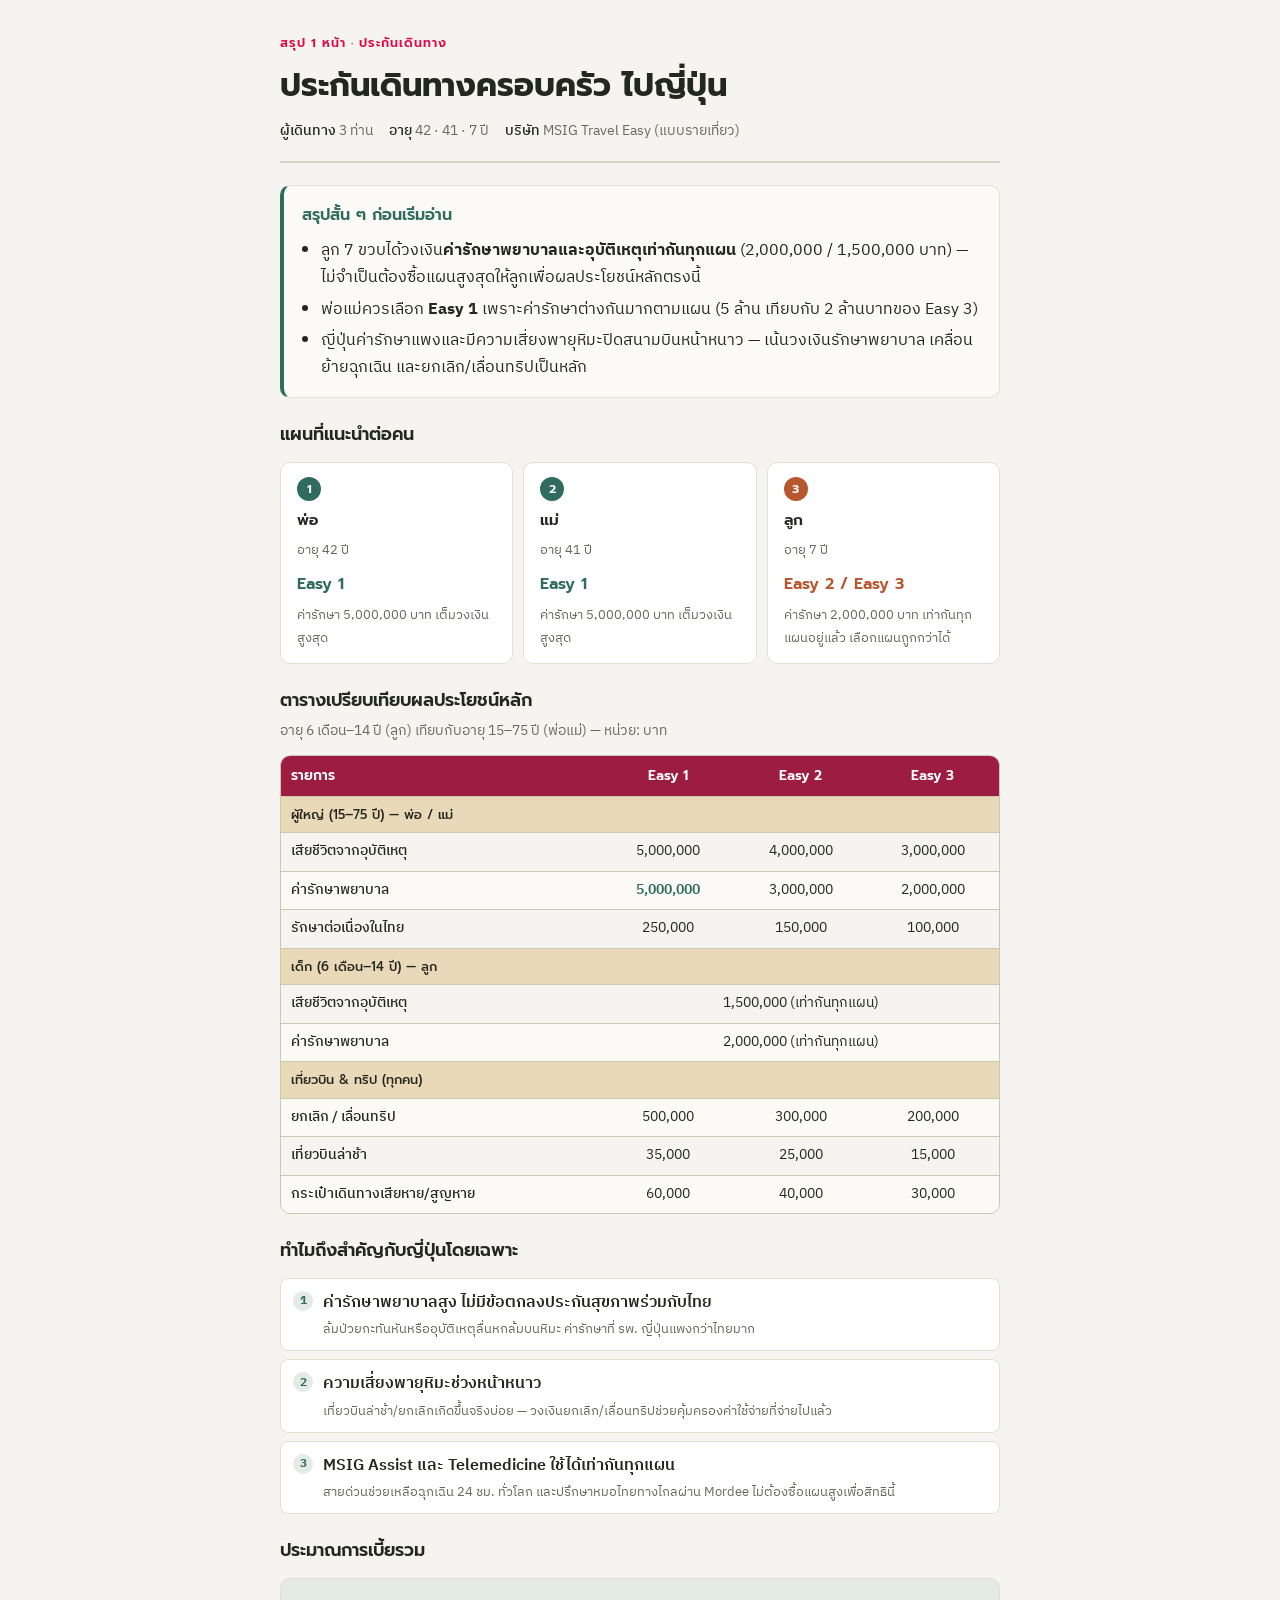
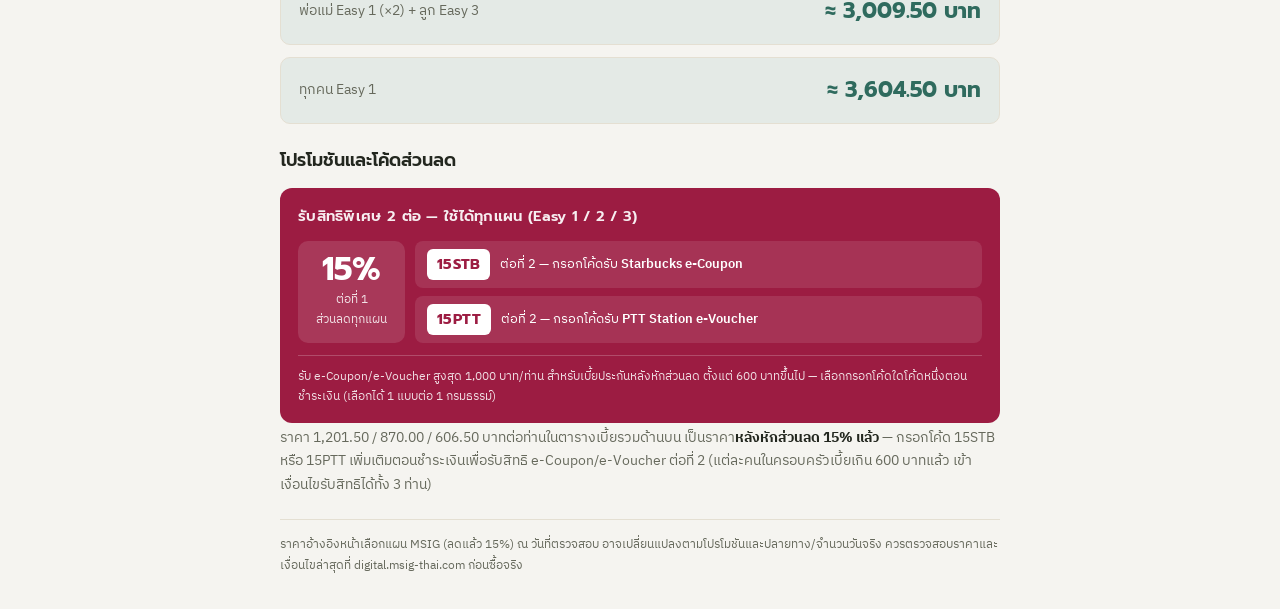
<file: support/ptom/index.html>
<!doctype html>
<html lang="th">
<head>
<meta charset="utf-8">
<meta name="viewport" content="width=device-width,initial-scale=1">
<meta name="robots" content="noindex, nofollow">
<meta name="description" content="สรุป 1 หน้า เปรียบเทียบแผนประกันเดินทาง MSIG Travel Easy สำหรับครอบครัว 3 คนเดินทางไปญี่ปุ่น พร้อมโปรโมชันและโค้ดส่วนลด">
<style>html{color-scheme:light dark}body{margin:0;font:14px system-ui,sans-serif}img{max-width:100%}[hidden]{display:none!important}</style>
<title>ประกันเดินทางญี่ปุ่น</title>
<link rel="preconnect" href="https://fonts.googleapis.com">
<link rel="preconnect" href="https://fonts.gstatic.com" crossorigin>
<link href="https://fonts.googleapis.com/css2?family=Prompt:wght@400;500;600;700&family=IBM+Plex+Sans+Thai:wght@400;500;600&display=swap" rel="stylesheet">
<style>
  :root {
    --bg: #f5f4f0;
    --surface: #ffffff;
    --tile: #fbfaf6;
    --line: #e4dfd2;
    --line-strong: #d8d2c0;
    --ink: #23271f;
    --ink-2: #66695c;
    --gold: #c9982b;
    --gold-soft: #f5b942;
    --teal: #2f6b5e;
    --rust: #b6572f;
    --tint: #ede7d8;
    --tint-2: #e4eae6;
    --brand: #df0843;
    --brand-tint: #fce6ec;
    --neutral-2: #5a6472;
    --neutral-3: #6b5b8c;
    --compare-header: #9c1c42;
    --compare-header-ink: #ffffff;
    --compare-band: #ead9b8;
    --compare-grid: #cdc6b1;
    --font-heading: "Prompt", sans-serif;
    --font-body: "IBM Plex Sans Thai", sans-serif;
    color-scheme: light;
  }

  @media (prefers-color-scheme: dark) {
    :root:not([data-theme="light"]) {
      --bg: #12151a;
      --surface: #1b2027;
      --tile: #20262e;
      --line: #2b323b;
      --line-strong: #3a424c;
      --ink: #e7e5dd;
      --ink-2: #9aa0a6;
      --gold: #f5b942;
      --teal: #5fb3a3;
      --rust: #d98e5a;
      --tint: #262117;
      --tint-2: #1a2420;
      --brand: #ff5c80;
      --brand-tint: #2a1219;
      --neutral-2: #8d97a5;
      --neutral-3: #9183af;
      --compare-header: #c0395f;
      --compare-band: #3a2f22;
      --compare-grid: #3a424c;
      color-scheme: dark;
    }
  }
  :root[data-theme="dark"] {
    --bg: #12151a;
    --surface: #1b2027;
    --tile: #20262e;
    --line: #2b323b;
    --line-strong: #3a424c;
    --ink: #e7e5dd;
    --ink-2: #9aa0a6;
    --gold: #f5b942;
    --teal: #5fb3a3;
    --rust: #d98e5a;
    --tint: #262117;
    --tint-2: #1a2420;
    --brand: #ff5c80;
    --brand-tint: #2a1219;
    --neutral-2: #8d97a5;
    --neutral-3: #9183af;
    --compare-header: #c0395f;
    --compare-band: #3a2f22;
    --compare-grid: #3a424c;
    color-scheme: dark;
  }

  * { box-sizing: border-box; }
  body {
    background: var(--bg);
    color: var(--ink);
    font-family: var(--font-body);
    font-size: 16px;
    line-height: 1.7;
    padding-inline: 16px;
    padding-block: 32px;
  }
  .page {
    max-width: 720px;
    margin: 0 auto;
    display: flex;
    flex-direction: column;
    gap: 22px;
  }

  /* ---- masthead ---- */
  .masthead {
    display: flex;
    flex-direction: column;
    gap: 6px;
    padding-bottom: 18px;
    border-bottom: 2px solid var(--line-strong);
  }
  .eyebrow {
    font-family: var(--font-heading);
    font-size: .78rem;
    font-weight: 600;
    letter-spacing: .08em;
    text-transform: uppercase;
    color: var(--brand);
  }
  h1 {
    font-family: var(--font-heading);
    font-size: clamp(1.5rem, 4vw, 2rem);
    font-weight: 700;
    margin: 0;
    text-wrap: balance;
  }
  .meta {
    display: flex;
    flex-wrap: wrap;
    gap: 6px 16px;
    font-size: .86rem;
    color: var(--ink-2);
  }
  .meta b { color: var(--ink); font-weight: 500; }

  /* ---- callout (TL;DR) ---- */
  .callout {
    background: var(--tile);
    border: 1px solid var(--line);
    border-left: 4px solid var(--teal);
    border-radius: 10px;
    padding: 16px 18px;
  }
  .callout h2 {
    font-family: var(--font-heading);
    font-size: 1rem;
    font-weight: 600;
    margin: 0 0 8px;
    color: var(--teal);
  }
  .callout ul { margin: 0; padding-left: 1.2em; }
  .callout li { margin-bottom: 4px; }
  .callout li:last-child { margin-bottom: 0; }

  /* ---- section ---- */
  section { display: flex; flex-direction: column; gap: 12px; }
  h2.section-title {
    font-family: var(--font-heading);
    font-size: 1.1rem;
    font-weight: 600;
    margin: 0;
  }
  .section-sub { font-size: .86rem; color: var(--ink-2); margin-top: -8px; }

  /* ---- traveler cards ---- */
  .travelers {
    display: grid;
    grid-template-columns: repeat(3, 1fr);
    gap: 10px;
  }
  @media (max-width: 560px) { .travelers { grid-template-columns: 1fr; } }
  .traveler {
    background: var(--surface);
    border: 1px solid var(--line);
    border-radius: 10px;
    padding: 14px 16px;
    display: flex;
    flex-direction: column;
    gap: 6px;
    position: relative;
  }
  .traveler .idx {
    width: 24px; height: 24px;
    border-radius: 50%;
    background: var(--accent, var(--gold));
    color: var(--neutral-1-badge-ink, #fff);
    font-family: var(--font-heading);
    font-size: .78rem;
    font-weight: 600;
    display: flex; align-items: center; justify-content: center;
  }
  .traveler[data-role="parent"] .idx { background: var(--teal); color: #fff; }
  .traveler[data-role="child"] .idx { background: var(--rust); color: #fff; }
  .traveler .who { font-family: var(--font-heading); font-weight: 600; font-size: .95rem; }
  .traveler .age { font-size: .82rem; color: var(--ink-2); }
  .traveler .plan {
    margin-top: 4px;
    font-family: var(--font-heading);
    font-weight: 600;
    font-size: 1rem;
  }
  .traveler[data-role="parent"] .plan { color: var(--teal); }
  .traveler[data-role="child"] .plan { color: var(--rust); }
  .traveler .why { font-size: .82rem; color: var(--ink-2); }

  /* ---- comparison table ---- */
  .table-wrap { overflow-x: auto; border-radius: 10px; border: 1px solid var(--compare-grid); }
  table { width: 100%; border-collapse: collapse; font-size: .86rem; min-width: 480px; }
  thead th {
    background: var(--compare-header);
    color: var(--compare-header-ink);
    font-family: var(--font-heading);
    font-weight: 600;
    text-align: left;
    padding: 8px 10px;
    white-space: nowrap;
  }
  thead th:not(:first-child) { text-align: center; }
  tbody td {
    padding: 7px 10px;
    border-top: 1px solid var(--compare-grid);
    font-variant-numeric: tabular-nums;
  }
  tbody td:not(:first-child) { text-align: center; }
  tbody tr:nth-child(odd) { background: var(--tile); }
  tbody td:first-child { font-weight: 500; }
  .band-row td {
    background: var(--compare-band);
    font-weight: 600;
    font-family: var(--font-heading);
    font-size: .8rem;
  }
  .highlight { color: var(--teal); font-weight: 600; }

  /* ---- japan benefits ---- */
  .benefit-list { display: flex; flex-direction: column; gap: 8px; }
  .benefit {
    display: flex;
    gap: 10px;
    align-items: flex-start;
    background: var(--surface);
    border: 1px solid var(--line);
    border-radius: 8px;
    padding: 10px 12px;
  }
  .benefit .mark {
    flex: none;
    width: 20px; height: 20px;
    border-radius: 50%;
    background: var(--tint-2);
    color: var(--teal);
    font-size: .72rem;
    font-weight: 700;
    display: flex; align-items: center; justify-content: center;
    margin-top: 2px;
  }
  .benefit .txt b { font-weight: 600; }
  .benefit .txt span { display: block; font-size: .82rem; color: var(--ink-2); margin-top: 2px; }

  /* ---- price bar ---- */
  .price-bar {
    display: flex;
    justify-content: space-between;
    align-items: center;
    background: var(--tint-2);
    border: 1px solid var(--line);
    border-radius: 10px;
    padding: 14px 18px;
    flex-wrap: wrap;
    gap: 8px;
  }
  .price-bar .label { font-size: .86rem; color: var(--ink-2); }
  .price-bar .value {
    font-family: var(--font-heading);
    font-weight: 700;
    font-size: 1.35rem;
    color: var(--teal);
    font-variant-numeric: tabular-nums;
  }

  /* ---- promo ---- */
  .promo {
    background: linear-gradient(135deg, var(--compare-header), var(--compare-header-accent, var(--compare-header)));
    border-radius: 12px;
    padding: 16px 18px;
    color: #fff;
    display: flex;
    flex-direction: column;
    gap: 12px;
  }
  .promo .promo-head {
    font-family: var(--font-heading);
    font-weight: 600;
    font-size: .92rem;
    letter-spacing: .02em;
    opacity: .92;
  }
  .promo-grid {
    display: grid;
    grid-template-columns: auto 1fr;
    gap: 10px;
  }
  @media (max-width: 560px) { .promo-grid { grid-template-columns: 1fr; } }
  .promo-discount {
    display: flex;
    flex-direction: column;
    justify-content: center;
    align-items: center;
    background: rgba(255,255,255,.12);
    border-radius: 10px;
    padding: 10px 18px;
    text-align: center;
  }
  .promo-discount .num {
    font-family: var(--font-heading);
    font-weight: 700;
    font-size: 2rem;
    line-height: 1;
  }
  .promo-discount .cap { font-size: .74rem; opacity: .85; margin-top: 4px; }
  .promo-codes { display: flex; flex-direction: column; gap: 8px; }
  .code-row {
    display: flex;
    align-items: center;
    gap: 10px;
    background: rgba(255,255,255,.1);
    border-radius: 8px;
    padding: 8px 12px;
  }
  .code-chip {
    font-family: var(--font-heading);
    font-weight: 700;
    font-size: .92rem;
    background: #fff;
    color: var(--compare-header);
    border-radius: 6px;
    padding: 3px 10px;
    letter-spacing: .02em;
    flex: none;
  }
  .code-desc { font-size: .84rem; }
  .code-desc b { font-weight: 600; }
  .promo-note {
    font-size: .76rem;
    opacity: .85;
    border-top: 1px solid rgba(255,255,255,.25);
    padding-top: 10px;
  }

  /* ---- footer note ---- */
  .footnote {
    font-size: .78rem;
    color: var(--ink-2);
    border-top: 1px solid var(--line);
    padding-top: 14px;
  }
</style>
</head>
<body>

<div class="page">

  <div class="masthead">
    <div class="eyebrow">สรุป 1 หน้า · ประกันเดินทาง</div>
    <h1>ประกันเดินทางครอบครัว ไปญี่ปุ่น</h1>
    <div class="meta">
      <span><b>ผู้เดินทาง</b> 3 ท่าน</span>
      <span><b>อายุ</b> 42 · 41 · 7 ปี</span>
      <span><b>บริษัท</b> MSIG Travel Easy (แบบรายเที่ยว)</span>
    </div>
  </div>

  <div class="callout">
    <h2>สรุปสั้น ๆ ก่อนเริ่มอ่าน</h2>
    <ul>
      <li>ลูก 7 ขวบได้วงเงิน<b>ค่ารักษาพยาบาลและอุบัติเหตุเท่ากันทุกแผน</b> (2,000,000 / 1,500,000 บาท) — ไม่จำเป็นต้องซื้อแผนสูงสุดให้ลูกเพื่อผลประโยชน์หลักตรงนี้</li>
      <li>พ่อแม่ควรเลือก <b>Easy 1</b> เพราะค่ารักษาต่างกันมากตามแผน (5 ล้าน เทียบกับ 2 ล้านบาทของ Easy 3)</li>
      <li>ญี่ปุ่นค่ารักษาแพงและมีความเสี่ยงพายุหิมะปิดสนามบินหน้าหนาว — เน้นวงเงินรักษาพยาบาล เคลื่อนย้ายฉุกเฉิน และยกเลิก/เลื่อนทริปเป็นหลัก</li>
    </ul>
  </div>

  <section>
    <h2 class="section-title">แผนที่แนะนำต่อคน</h2>
    <div class="travelers">
      <div class="traveler" data-role="parent">
        <div class="idx">1</div>
        <div class="who">พ่อ</div>
        <div class="age">อายุ 42 ปี</div>
        <div class="plan">Easy 1</div>
        <div class="why">ค่ารักษา 5,000,000 บาท เต็มวงเงินสูงสุด</div>
      </div>
      <div class="traveler" data-role="parent">
        <div class="idx">2</div>
        <div class="who">แม่</div>
        <div class="age">อายุ 41 ปี</div>
        <div class="plan">Easy 1</div>
        <div class="why">ค่ารักษา 5,000,000 บาท เต็มวงเงินสูงสุด</div>
      </div>
      <div class="traveler" data-role="child">
        <div class="idx">3</div>
        <div class="who">ลูก</div>
        <div class="age">อายุ 7 ปี</div>
        <div class="plan">Easy 2 / Easy 3</div>
        <div class="why">ค่ารักษา 2,000,000 บาท เท่ากันทุกแผนอยู่แล้ว เลือกแผนถูกกว่าได้</div>
      </div>
    </div>
  </section>

  <section>
    <h2 class="section-title">ตารางเปรียบเทียบผลประโยชน์หลัก</h2>
    <div class="section-sub">อายุ 6 เดือน–14 ปี (ลูก) เทียบกับอายุ 15–75 ปี (พ่อแม่) — หน่วย: บาท</div>
    <div class="table-wrap">
      <table>
        <thead>
          <tr>
            <th>รายการ</th>
            <th>Easy 1</th>
            <th>Easy 2</th>
            <th>Easy 3</th>
          </tr>
        </thead>
        <tbody>
          <tr class="band-row"><td colspan="4">ผู้ใหญ่ (15–75 ปี) — พ่อ / แม่</td></tr>
          <tr><td>เสียชีวิตจากอุบัติเหตุ</td><td>5,000,000</td><td>4,000,000</td><td>3,000,000</td></tr>
          <tr><td>ค่ารักษาพยาบาล</td><td class="highlight">5,000,000</td><td>3,000,000</td><td>2,000,000</td></tr>
          <tr><td>รักษาต่อเนื่องในไทย</td><td>250,000</td><td>150,000</td><td>100,000</td></tr>
          <tr class="band-row"><td colspan="4">เด็ก (6 เดือน–14 ปี) — ลูก</td></tr>
          <tr><td>เสียชีวิตจากอุบัติเหตุ</td><td colspan="3" style="text-align:center">1,500,000 (เท่ากันทุกแผน)</td></tr>
          <tr><td>ค่ารักษาพยาบาล</td><td colspan="3" style="text-align:center">2,000,000 (เท่ากันทุกแผน)</td></tr>
          <tr class="band-row"><td colspan="4">เที่ยวบิน &amp; ทริป (ทุกคน)</td></tr>
          <tr><td>ยกเลิก / เลื่อนทริป</td><td>500,000</td><td>300,000</td><td>200,000</td></tr>
          <tr><td>เที่ยวบินล่าช้า</td><td>35,000</td><td>25,000</td><td>15,000</td></tr>
          <tr><td>กระเป๋าเดินทางเสียหาย/สูญหาย</td><td>60,000</td><td>40,000</td><td>30,000</td></tr>
        </tbody>
      </table>
    </div>
  </section>

  <section>
    <h2 class="section-title">ทำไมถึงสำคัญกับญี่ปุ่นโดยเฉพาะ</h2>
    <div class="benefit-list">
      <div class="benefit">
        <div class="mark">1</div>
        <div class="txt"><b>ค่ารักษาพยาบาลสูง ไม่มีข้อตกลงประกันสุขภาพร่วมกับไทย</b>
          <span>ล้มป่วยกะทันหันหรืออุบัติเหตุลื่นหกล้มบนหิมะ ค่ารักษาที่ รพ. ญี่ปุ่นแพงกว่าไทยมาก</span>
        </div>
      </div>
      <div class="benefit">
        <div class="mark">2</div>
        <div class="txt"><b>ความเสี่ยงพายุหิมะช่วงหน้าหนาว</b>
          <span>เที่ยวบินล่าช้า/ยกเลิกเกิดขึ้นจริงบ่อย — วงเงินยกเลิก/เลื่อนทริปช่วยคุ้มครองค่าใช้จ่ายที่จ่ายไปแล้ว</span>
        </div>
      </div>
      <div class="benefit">
        <div class="mark">3</div>
        <div class="txt"><b>MSIG Assist และ Telemedicine ใช้ได้เท่ากันทุกแผน</b>
          <span>สายด่วนช่วยเหลือฉุกเฉิน 24 ชม. ทั่วโลก และปรึกษาหมอไทยทางไกลผ่าน Mordee ไม่ต้องซื้อแผนสูงเพื่อสิทธินี้</span>
        </div>
      </div>
    </div>
  </section>

  <section>
    <h2 class="section-title">ประมาณการเบี้ยรวม</h2>
    <div class="price-bar">
      <span class="label">พ่อแม่ Easy 1 (×2) + ลูก Easy 3</span>
      <span class="value">≈ 3,009.50 บาท</span>
    </div>
    <div class="price-bar">
      <span class="label">ทุกคน Easy 1</span>
      <span class="value">≈ 3,604.50 บาท</span>
    </div>
  </section>

  <section>
    <h2 class="section-title">โปรโมชันและโค้ดส่วนลด</h2>
    <div class="promo">
      <div class="promo-head">รับสิทธิพิเศษ 2 ต่อ — ใช้ได้ทุกแผน (Easy 1 / 2 / 3)</div>
      <div class="promo-grid">
        <div class="promo-discount">
          <div class="num">15%</div>
          <div class="cap">ต่อที่ 1<br>ส่วนลดทุกแผน</div>
        </div>
        <div class="promo-codes">
          <div class="code-row">
            <span class="code-chip">15STB</span>
            <span class="code-desc">ต่อที่ 2 — กรอกโค้ดรับ <b>Starbucks e-Coupon</b></span>
          </div>
          <div class="code-row">
            <span class="code-chip">15PTT</span>
            <span class="code-desc">ต่อที่ 2 — กรอกโค้ดรับ <b>PTT Station e-Voucher</b></span>
          </div>
        </div>
      </div>
      <div class="promo-note">
        รับ e-Coupon/e-Voucher สูงสุด 1,000 บาท/ท่าน สำหรับเบี้ยประกันหลังหักส่วนลด ตั้งแต่ 600 บาทขึ้นไป — เลือกกรอกโค้ดใดโค้ดหนึ่งตอนชำระเงิน (เลือกได้ 1 แบบต่อ 1 กรมธรรม์)
      </div>
    </div>
    <div class="section-sub">ราคา 1,201.50 / 870.00 / 606.50 บาทต่อท่านในตารางเบี้ยรวมด้านบน เป็นราคา<b style="color:var(--ink)">หลังหักส่วนลด 15% แล้ว</b> — กรอกโค้ด 15STB หรือ 15PTT เพิ่มเติมตอนชำระเงินเพื่อรับสิทธิ e-Coupon/e-Voucher ต่อที่ 2 (แต่ละคนในครอบครัวเบี้ยเกิน 600 บาทแล้ว เข้าเงื่อนไขรับสิทธิได้ทั้ง 3 ท่าน)</div>
  </section>

  <div class="footnote">
    ราคาอ้างอิงหน้าเลือกแผน MSIG (ลดแล้ว 15%) ณ วันที่ตรวจสอบ อาจเปลี่ยนแปลงตามโปรโมชันและปลายทาง/จำนวนวันจริง ควรตรวจสอบราคาและเงื่อนไขล่าสุดที่ digital.msig-thai.com ก่อนซื้อจริง
  </div>

</div>
</body>
</html>
</file>
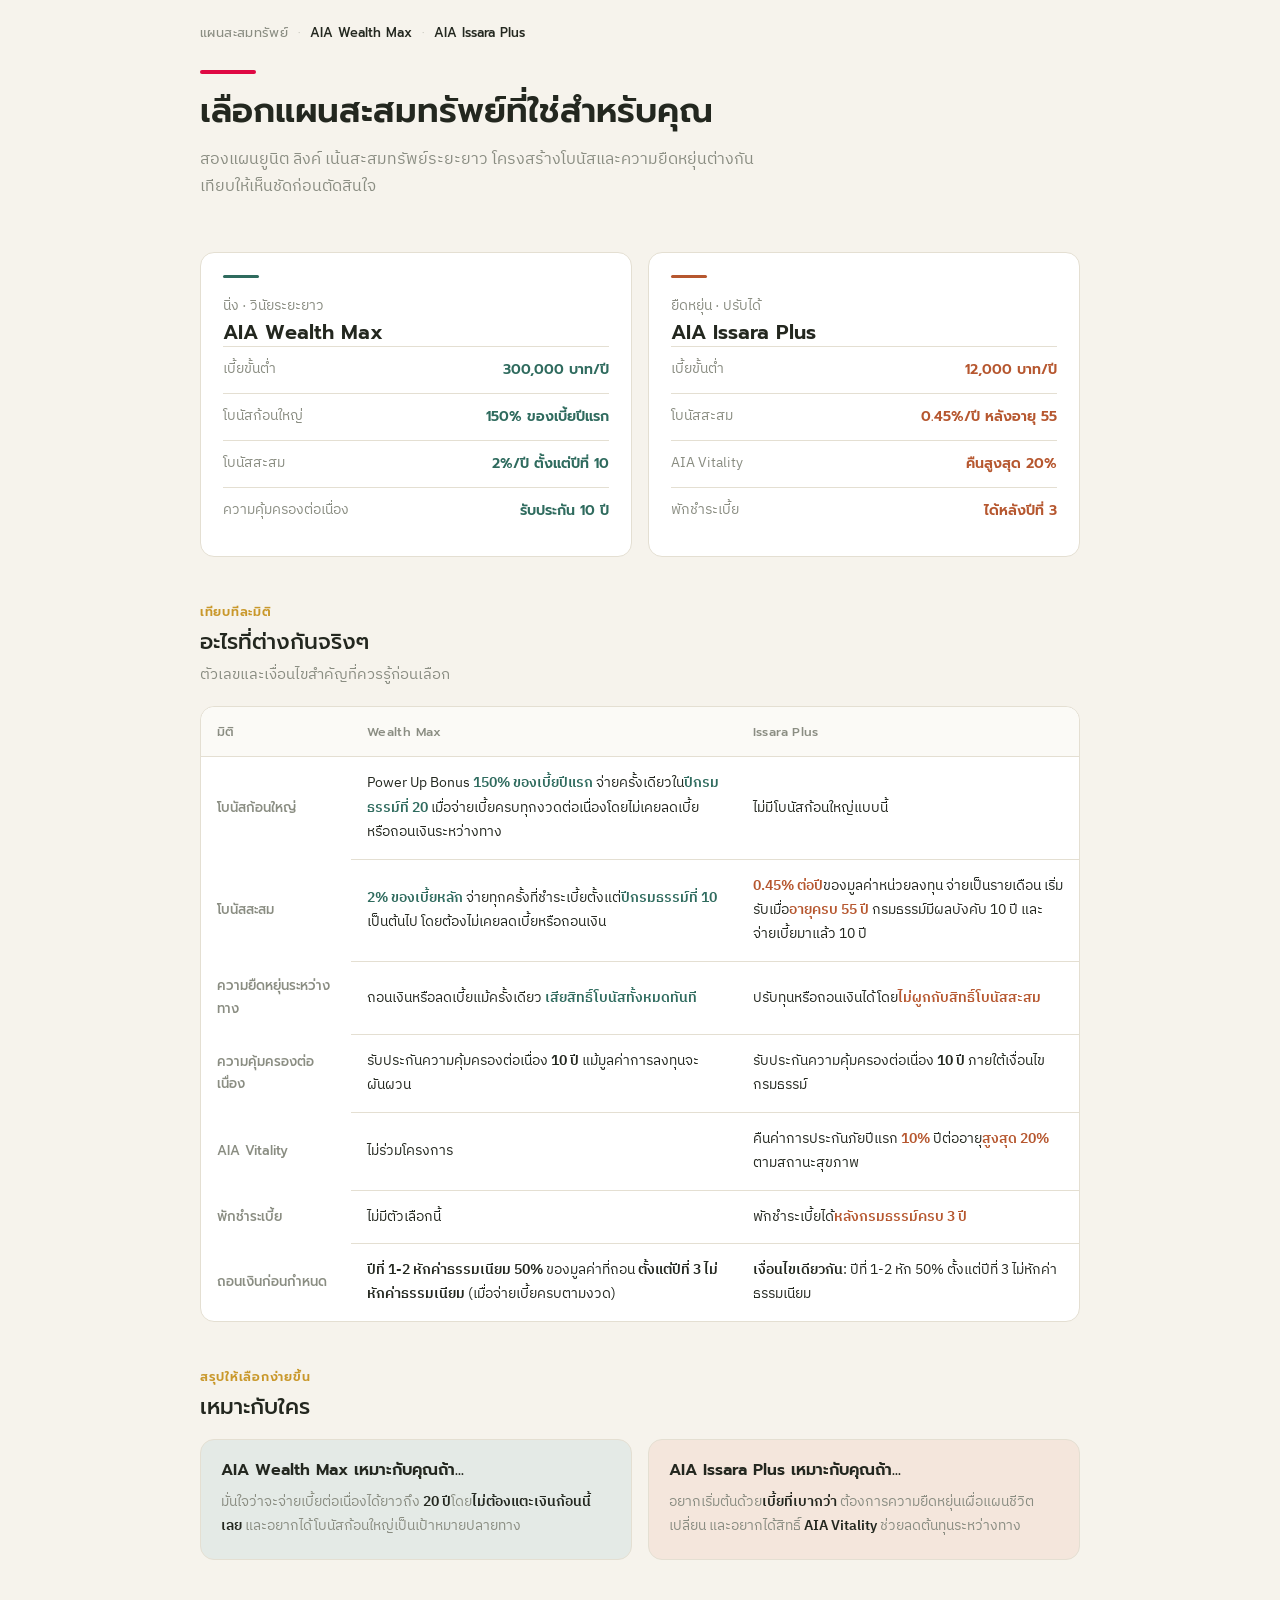
<file: aia-plan/customers/Fam Niron/WM-ISP/index.html>
<!DOCTYPE html>
<html lang="th">
<head>
<meta charset="UTF-8">
<meta name="viewport" content="width=device-width, initial-scale=1">
<meta name="robots" content="noindex, nofollow">
<title>Wealth Max vs Issara Plus</title>
<link rel="stylesheet" href="https://fonts.googleapis.com/css2?family=Prompt:wght@400;500;600;700&family=IBM+Plex+Sans+Thai:wght@400;500;600&display=swap">
<style>
:root{
  --bg:#f6f3ec;
  --surface:#ffffff;
  --tile:#fbfaf6;
  --line:#e4dfd2;
  --line-strong:#d8d2c0;
  --ink:#23271f;
  --ink-2:#8a8d82;
  --gold:#c9982b;
  --gold-soft:#f5b942;
  --teal:#2f6b5e;
  --rust:#b6572f;
  --tint:#ede7d8;
  --tint-2:#e4eae6;
  --tint-rust:#f4e6dc;
  --brand:#df0843;
  --brand-deep:#af0635;
  --brand-tint:#fce6ec;
}
@media (prefers-color-scheme: dark){
  :root:not([data-theme="light"]){
    --bg:#12151a; --surface:#1b2027; --tile:#20262e;
    --line:#2b323b; --line-strong:#3a424c;
    --ink:#e7e5dd; --ink-2:#9aa0a6;
    --gold:#f5b942; --gold-soft:#c99a3e;
    --teal:#5fb3a3; --rust:#d98e5a;
    --tint:#262117; --tint-2:#1a2420; --tint-rust:#2a2019;
    --brand:#ff5c80; --brand-deep:#d31145; --brand-tint:#2a1219;
  }
}
:root[data-theme="dark"]{
  --bg:#12151a; --surface:#1b2027; --tile:#20262e;
  --line:#2b323b; --line-strong:#3a424c;
  --ink:#e7e5dd; --ink-2:#9aa0a6;
  --gold:#f5b942; --gold-soft:#c99a3e;
  --teal:#5fb3a3; --rust:#d98e5a;
  --tint:#262117; --tint-2:#1a2420; --tint-rust:#2a2019;
  --brand:#ff5c80; --brand-deep:#d31145; --brand-tint:#2a1219;
}

*{box-sizing:border-box;}
body{
  margin:0;
  background:var(--bg);
  color:var(--ink);
  font-family:"IBM Plex Sans Thai",sans-serif;
  font-size:16px;
  line-height:1.7;
  -webkit-font-smoothing:antialiased;
}
h1,h2,h3{font-family:"Prompt",sans-serif;font-weight:500;margin:0;text-wrap:balance;line-height:1.35;}
.shell{max-width:920px;margin:0 auto;padding:0 20px;}

/* ---------- Meta row ---------- */
.meta-row{
  padding:22px 0 0;
  display:flex;align-items:center;gap:10px;flex-wrap:wrap;
  font-family:"Prompt",sans-serif;font-size:.8rem;color:var(--ink-2);
}
.meta-row .k{letter-spacing:.03em;}
.meta-row .dot{opacity:.5;}
.meta-row .v{color:var(--ink);font-weight:500;}

/* ---------- Hero ---------- */
.hero{padding:18px 0 8px;}
.hero h1{
  font-size:clamp(26px,4.6vw,34px);
  font-weight:600;
  margin-top:8px;
}
.hero h1 .accent{
  display:block;
  height:4px;width:56px;
  background:var(--brand);
  border-radius:2px;
  margin-bottom:14px;
}
.hero p{
  margin-top:12px;
  max-width:56ch;
  color:var(--ink-2);
  font-size:1rem;
}

/* ---------- Product tiles ---------- */
.tiles{
  display:grid;grid-template-columns:1fr 1fr;gap:16px;
  margin-top:28px;
}
@media (max-width:640px){.tiles{grid-template-columns:1fr;}}
.tile{
  background:var(--surface);
  border:1px solid var(--line);
  border-radius:14px;
  padding:22px;
}
.tile .stripe{
  height:3px;width:36px;border-radius:2px;margin-bottom:14px;
}
.tile.wm .stripe{background:var(--teal);}
.tile.isp .stripe{background:var(--rust);}
.tile h2{font-size:1.25rem;font-weight:600;}
.tile .sub{color:var(--ink-2);font-size:.86rem;margin-top:3px;}
.kv{
  display:flex;justify-content:space-between;gap:14px;
  padding:11px 0;border-top:1px solid var(--line);
  font-size:.88rem;
}
.kv:first-of-type{margin-top:16px;}
.kv .k{color:var(--ink-2);}
.kv .v{font-weight:600;font-variant-numeric:tabular-nums;text-align:right;font-family:"Prompt",sans-serif;}
.tile.wm .kv .v{color:var(--teal);}
.tile.isp .kv .v{color:var(--rust);}

/* ---------- Sections ---------- */
.section{padding:44px 0 0;}
.sec-head{margin-bottom:18px;}
.sec-head .eyebrow{
  font-family:"Prompt",sans-serif;font-weight:600;font-size:.78rem;
  letter-spacing:.06em;text-transform:uppercase;color:var(--gold);
}
.sec-head h2{font-size:1.35rem;margin-top:5px;}
.sec-head p.answer{color:var(--ink-2);margin-top:6px;font-size:.94rem;}

/* ---------- Table (matches site's .tbl pattern) ---------- */
.table-wrap{
  overflow-x:auto;
  background:var(--surface);
  border:1px solid var(--line);
  border-radius:14px;
}
.tbl{border-collapse:collapse;width:100%;min-width:620px;font-size:.9rem;}
.tbl thead th{
  text-align:left;font-weight:500;font-family:"Prompt",sans-serif;
  color:var(--ink-2);font-size:.78rem;letter-spacing:.03em;
  padding:14px 16px;background:var(--tile);
}
.tbl thead th:first-child{border-top-left-radius:14px;}
.tbl thead th:last-child{border-top-right-radius:14px;}
.tbl tbody th{
  text-align:left;font-weight:500;font-family:"Prompt",sans-serif;
  padding:14px 16px;color:var(--ink-2);font-size:.82rem;width:150px;
}
.tbl tbody td{padding:14px 16px;border-top:1px solid var(--line);}
.tbl tbody tr:first-child td, .tbl tbody tr:first-child th{border-top:1px solid var(--line);}

/* ---------- Emphasis ----------
   สีเน้นผูกกับ "ของใคร" ไม่ใช่ "ดี/ไม่ดี":
   .em-wm = ข้อมูลเฉพาะ Wealth Max (--teal) · .em-isp = ข้อมูลเฉพาะ Issara Plus (--rust)
   .em-same = ประเด็นที่สองแผนเหมือนกัน ใช้สีตัวอักษรปกติ ไม่แต้มสีฝั่งใดฝั่งหนึ่ง
   ทุกคลาสเพิ่มน้ำหนักตัวอักษรด้วย เพื่อไม่ให้สีเป็นตัวสื่อความหมายเพียงอย่างเดียว (WCAG 1.4.1)
   ไม่ใช้ --brand เป็นสีเน้นเนื้อหา ตามกติกา AIA-112 */
.em-wm{color:var(--teal);font-weight:600;}
.em-isp{color:var(--rust);font-weight:600;}
.em-same{color:var(--ink);font-weight:600;}

/* ---------- Fit cards ---------- */
.fit-grid{display:grid;grid-template-columns:1fr 1fr;gap:16px;}
@media (max-width:640px){.fit-grid{grid-template-columns:1fr;}}
.fit-card{
  border-radius:14px;padding:20px;border:1px solid var(--line);
}
.fit-card.wm{background:var(--tint-2);}
.fit-card.isp{background:var(--tint-rust);}
.fit-card h3{font-size:1rem;font-weight:600;}
.fit-card p{font-size:.9rem;color:var(--ink-2);margin:8px 0 0;}

/* ---------- CTA ---------- */
.cta-row{margin-top:32px;display:flex;gap:10px;flex-wrap:wrap;}
.btn{
  display:inline-flex;align-items:center;gap:8px;
  background:var(--brand);color:#fff;
  padding:12px 22px;border-radius:8px;
  font-family:"Prompt",sans-serif;font-weight:500;font-size:.92rem;
  text-decoration:none;
}
.btn-ghost{
  display:inline-flex;align-items:center;gap:8px;
  border:1px solid var(--line-strong);color:var(--ink);
  padding:12px 22px;border-radius:8px;
  font-family:"Prompt",sans-serif;font-weight:500;font-size:.92rem;
  text-decoration:none;
}

.foot{height:56px;}
</style>
</head>
<body>
<div class="shell">
  <div class="meta-row">
    <span class="k">แผนสะสมทรัพย์</span>
    <span class="dot">·</span>
    <span class="v">AIA Wealth Max</span>
    <span class="dot">·</span>
    <span class="v">AIA Issara Plus</span>
  </div>

  <div class="hero">
    <h1><span class="accent"></span>เลือกแผนสะสมทรัพย์ที่ใช่สำหรับคุณ</h1>
    <p>สองแผนยูนิต ลิงค์ เน้นสะสมทรัพย์ระยะยาว โครงสร้างโบนัสและความยืดหยุ่นต่างกัน เทียบให้เห็นชัดก่อนตัดสินใจ</p>
  </div>

  <div class="tiles">
    <div class="tile wm">
      <div class="stripe"></div>
      <span class="sub">นิ่ง · วินัยระยะยาว</span>
      <h2>AIA Wealth Max</h2>
      <div class="kv"><span class="k">เบี้ยขั้นต่ำ</span><span class="v">300,000 บาท/ปี</span></div>
      <div class="kv"><span class="k">โบนัสก้อนใหญ่</span><span class="v">150% ของเบี้ยปีแรก</span></div>
      <div class="kv"><span class="k">โบนัสสะสม</span><span class="v">2%/ปี ตั้งแต่ปีที่ 10</span></div>
      <div class="kv"><span class="k">ความคุ้มครองต่อเนื่อง</span><span class="v">รับประกัน 10 ปี</span></div>
    </div>
    <div class="tile isp">
      <div class="stripe"></div>
      <span class="sub">ยืดหยุ่น · ปรับได้</span>
      <h2>AIA Issara Plus</h2>
      <div class="kv"><span class="k">เบี้ยขั้นต่ำ</span><span class="v">12,000 บาท/ปี</span></div>
      <div class="kv"><span class="k">โบนัสสะสม</span><span class="v">0.45%/ปี หลังอายุ 55</span></div>
      <div class="kv"><span class="k">AIA Vitality</span><span class="v">คืนสูงสุด 20%</span></div>
      <div class="kv"><span class="k">พักชำระเบี้ย</span><span class="v">ได้หลังปีที่ 3</span></div>
    </div>
  </div>

  <div class="section">
    <div class="sec-head">
      <div class="eyebrow">เทียบทีละมิติ</div>
      <h2>อะไรที่ต่างกันจริงๆ</h2>
      <p class="answer">ตัวเลขและเงื่อนไขสำคัญที่ควรรู้ก่อนเลือก</p>
    </div>
    <div class="table-wrap">
      <table class="tbl">
        <thead>
          <tr><th>มิติ</th><th>Wealth Max</th><th>Issara Plus</th></tr>
        </thead>
        <tbody>
          <tr>
            <th>โบนัสก้อนใหญ่</th>
            <td>Power Up Bonus <span class="em-wm">150% ของเบี้ยปีแรก</span> จ่ายครั้งเดียวใน<span class="em-wm">ปีกรมธรรม์ที่ 20</span> เมื่อจ่ายเบี้ยครบทุกงวดต่อเนื่องโดยไม่เคยลดเบี้ยหรือถอนเงินระหว่างทาง</td>
            <td>ไม่มีโบนัสก้อนใหญ่แบบนี้</td>
          </tr>
          <tr>
            <th>โบนัสสะสม</th>
            <td><span class="em-wm">2% ของเบี้ยหลัก</span> จ่ายทุกครั้งที่ชำระเบี้ยตั้งแต่<span class="em-wm">ปีกรมธรรม์ที่ 10</span> เป็นต้นไป โดยต้องไม่เคยลดเบี้ยหรือถอนเงิน</td>
            <td><span class="em-isp">0.45% ต่อปี</span>ของมูลค่าหน่วยลงทุน จ่ายเป็นรายเดือน เริ่มรับเมื่อ<span class="em-isp">อายุครบ 55 ปี</span> กรมธรรม์มีผลบังคับ 10 ปี และจ่ายเบี้ยมาแล้ว 10 ปี</td>
          </tr>
          <tr>
            <th>ความยืดหยุ่นระหว่างทาง</th>
            <td>ถอนเงินหรือลดเบี้ยแม้ครั้งเดียว <span class="em-wm">เสียสิทธิ์โบนัสทั้งหมดทันที</span></td>
            <td>ปรับทุนหรือถอนเงินได้โดย<span class="em-isp">ไม่ผูกกับสิทธิ์โบนัสสะสม</span></td>
          </tr>
          <tr>
            <th>ความคุ้มครองต่อเนื่อง</th>
            <td>รับประกันความคุ้มครองต่อเนื่อง <span class="em-same">10 ปี</span> แม้มูลค่าการลงทุนจะผันผวน</td>
            <td>รับประกันความคุ้มครองต่อเนื่อง <span class="em-same">10 ปี</span> ภายใต้เงื่อนไขกรมธรรม์</td>
          </tr>
          <tr>
            <th>AIA Vitality</th>
            <td>ไม่ร่วมโครงการ</td>
            <td>คืนค่าการประกันภัยปีแรก <span class="em-isp">10%</span> ปีต่ออายุ<span class="em-isp">สูงสุด 20%</span> ตามสถานะสุขภาพ</td>
          </tr>
          <tr>
            <th>พักชำระเบี้ย</th>
            <td>ไม่มีตัวเลือกนี้</td>
            <td>พักชำระเบี้ยได้<span class="em-isp">หลังกรมธรรม์ครบ 3 ปี</span></td>
          </tr>
          <tr>
            <th>ถอนเงินก่อนกำหนด</th>
            <td><span class="em-same">ปีที่ 1-2 หักค่าธรรมเนียม 50%</span> ของมูลค่าที่ถอน <span class="em-same">ตั้งแต่ปีที่ 3 ไม่หักค่าธรรมเนียม</span> (เมื่อจ่ายเบี้ยครบตามงวด)</td>
            <td><span class="em-same">เงื่อนไขเดียวกัน</span>: ปีที่ 1-2 หัก 50% ตั้งแต่ปีที่ 3 ไม่หักค่าธรรมเนียม</td>
          </tr>
        </tbody>
      </table>
    </div>
  </div>

  <div class="section">
    <div class="sec-head">
      <div class="eyebrow">สรุปให้เลือกง่ายขึ้น</div>
      <h2>เหมาะกับใคร</h2>
    </div>
    <div class="fit-grid">
      <div class="fit-card wm">
        <h3>AIA Wealth Max เหมาะกับคุณถ้า...</h3>
        <p>มั่นใจว่าจะจ่ายเบี้ยต่อเนื่องได้ยาวถึง <span class="em-same">20 ปี</span>โดย<span class="em-same">ไม่ต้องแตะเงินก้อนนี้เลย</span> และอยากได้โบนัสก้อนใหญ่เป็นเป้าหมายปลายทาง</p>
      </div>
      <div class="fit-card isp">
        <h3>AIA Issara Plus เหมาะกับคุณถ้า...</h3>
        <p>อยากเริ่มต้นด้วย<span class="em-same">เบี้ยที่เบากว่า</span> ต้องการความยืดหยุ่นเผื่อแผนชีวิตเปลี่ยน และอยากได้สิทธิ์ <span class="em-same">AIA Vitality</span> ช่วยลดต้นทุนระหว่างทาง</p>
      </div>
    </div>
  </div>

  <div class="foot"></div>
</div>
</body>
</html>
</file>
